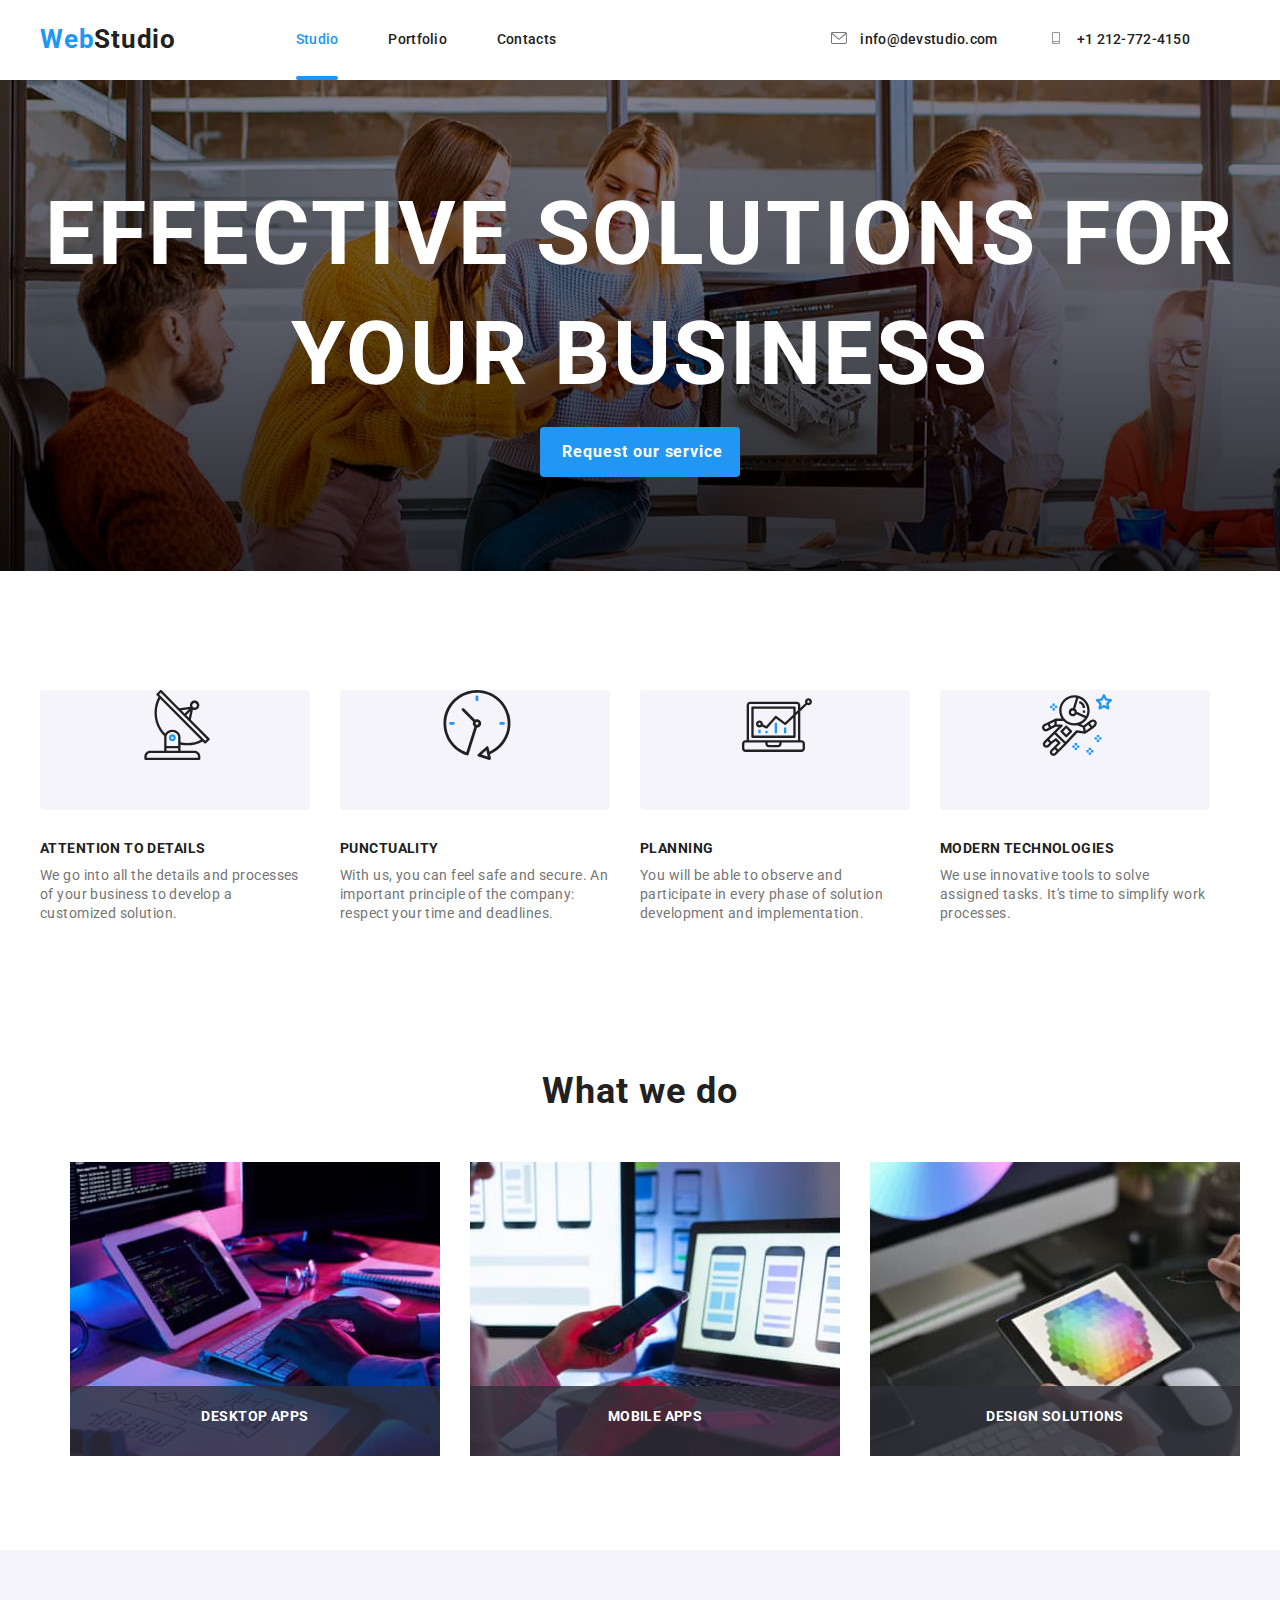
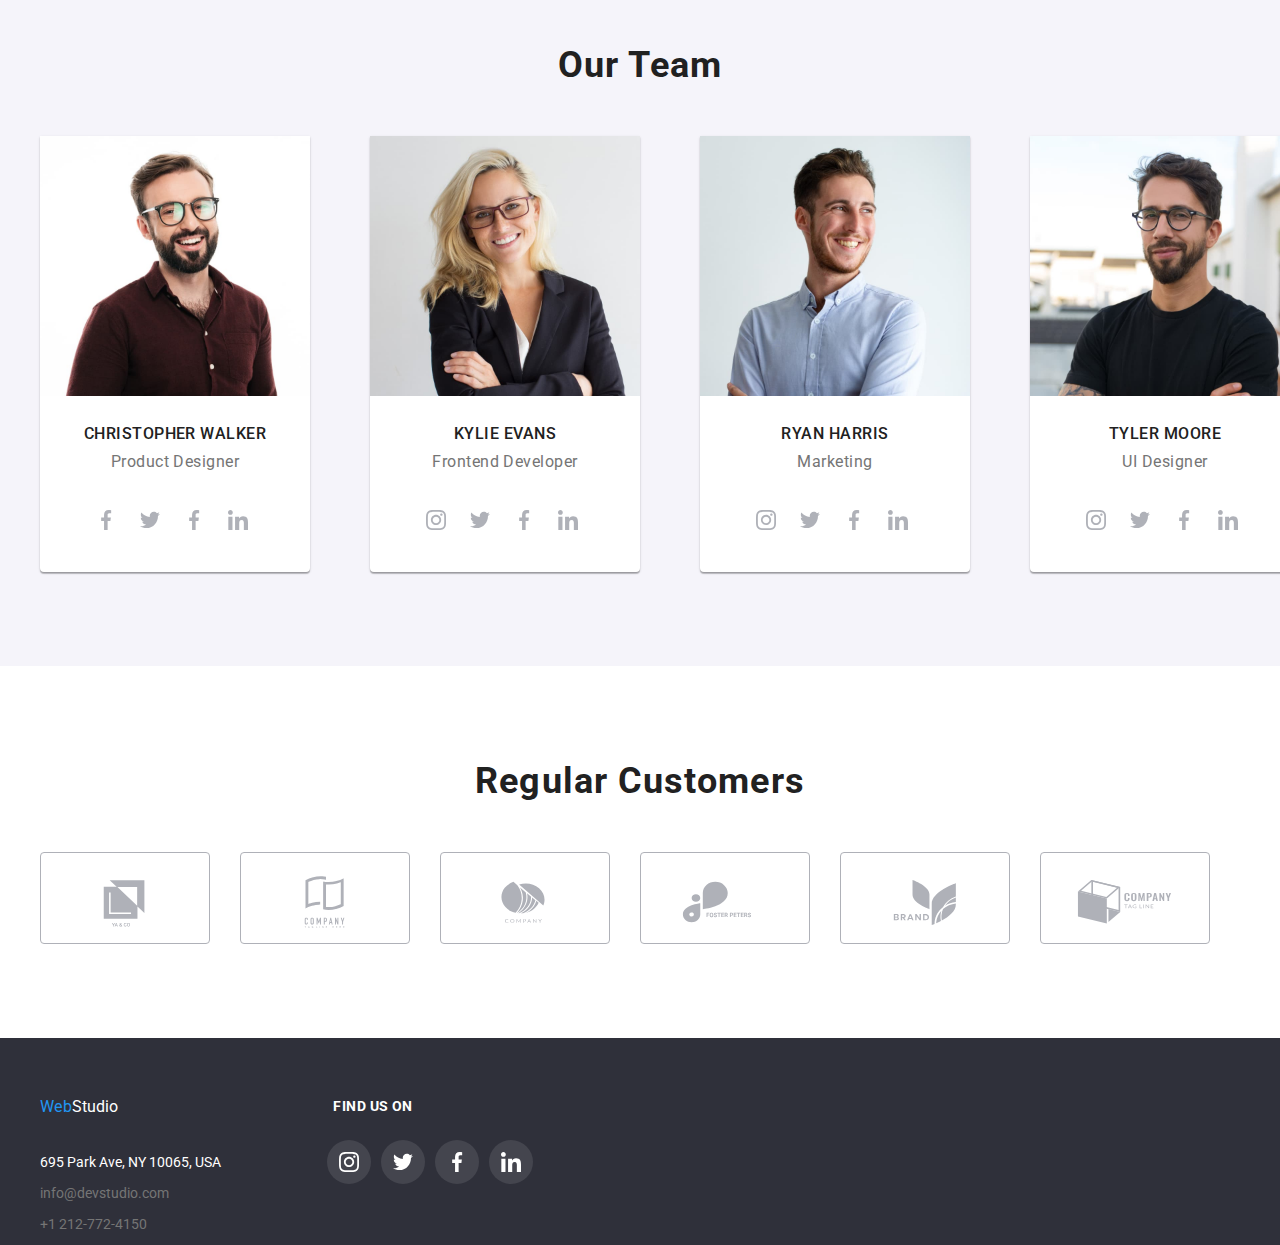
<file: index.html>
<!DOCTYPE html>
<html>
  <head>
    <meta charset="UTF-8" />
    <meta http-equiv="X-UA-Compatible" content="IE=edge" />
    <meta name="viewport" content="width=device-width, initial-scale=1.0" />

    <title>Studio</title>
    <link rel="stylesheet" href="./css/modern-normalize.css" />
    <link rel="stylesheet" href="./css/styles.css" />
  </head>
  <body>
    <header class="nav-links no-underline header-container">
      <div class="container header-align">
        <div class="logo-content">
          <a href="/webstudio.html" class="webstudio">Web</a><a>Studio</a>
        </div>

        <nav class="global-header">
          <ul class="header-container">
            <li>
              <a class="current-page nav-bar-link" href="./index.html "
                >Studio</a
              >
            </li>
            <li>
              <a class="nav-bar-link" href="./portfolio.html">Portfolio</a>
            </li>
            <li>
              <a class="nav-bar-link" href="contact.html">Contacts</a>
            </li>
            <li>
              <a
                class="link header-container-mail"
                href="mailto:info@devstudio.com"
              >
                <svg class="header-icons mail-icon">
                  <use href="./images/icons.svg#icon-envelope"></use>
                </svg>
                info@devstudio.com
              </a>
            </li>
            <li>
              <a class="link header-container-tel" href="tel:+12127724150">
                <svg class="header-icons">
                  <use href="./images/icons.svg#icon-smartphone"></use>
                </svg>
                +1 212-772-4150
              </a>
            </li>
          </ul>
        </nav>
      </div>
    </header>

    <main>
      <section class="h1-section section h1-background">
        <div class="container">
          <h1>EFFECTIVE SOLUTIONS FOR YOUR BUSINESS</h1>
          <button data-modal-open class="section button" type="button">
            Request our service
          </button>
        </div>
      </section>
      <section class="what-we-do-section">
        <div class="container">
          <ul class="h3-content list">
            <li>
              <div class="rectangle">
                <svg class="what-we-do-icons">
                  <use href="./images/icons.svg#icon-antenna"></use>
                </svg>
              </div>
              <h3>ATTENTION TO DETAILS</h3>
              <p>
                We go into all the details and processes of your business to
                develop a customized solution.
              </p>
            </li>
            <li class="h3-content-item">
              <div class="rectangle">
                <svg class="what-we-do-icons">
                  <use href="./images/icons.svg#icon-clock"></use>
                </svg>
              </div>
              <h3>PUNCTUALITY</h3>
              <p>
                With us, you can feel safe and secure. An important principle of
                the company: respect your time and deadlines.
              </p>
            </li>
            <li class="h3-content-item">
              <div class="rectangle">
                <svg class="what-we-do-icons">
                  <use href="./images/icons.svg#icon-diagram"></use>
                </svg>
              </div>
              <h3>PLANNING</h3>
              <p>
                You will be able to observe and participate in every phase of
                solution development and implementation.
              </p>
            </li>
            <li class="h3-content-item">
              <div class="rectangle">
                <svg class="what-we-do-icons">
                  <use href="./images/icons.svg#icon-astronaut"></use>
                </svg>
              </div>
              <h3>MODERN TECHNOLOGIES</h3>
              <p>
                We use innovative tools to solve assigned tasks. It's time to
                simplify work processes.
              </p>
            </li>
          </ul>
        </div>
      </section>
      <section class="section what-we-do-section">
        <div class="container">
          <h2>What we do</h2>

          <ul class="section-images">
            <li class="section-images-item">
              <img
                src="./images/laptop.jpg"
                alt="laptop"
                height="294"
                width="370"
              />
              <div class="overlay">
                <h3>desktop apps</h3>
              </div>
            </li>
            <li class="section-images-item">
              <img
                src="./images/tel.jpg "
                alt="telephone"
                height="294"
                width="370"
              />
              <div class="overlay">
                <h3>mobile apps</h3>
              </div>
            </li>
            <li class="section-images-item">
              <img
                src="./images/tablet.jpg"
                alt="tablet"
                height="294"
                width="370"
              />
              <div class="overlay">
                <h3>design solutions</h3>
              </div>
            </li>
          </ul>
        </div>
      </section>
      <section class="section our-team-section">
        <div class="container">
          <h2>Our Team</h2>

          <ul class="our-team-list">
            <li class="our-team-border">
              <img
                src="./images/Christopher.jpg"
                alt="Christopher"
                height="260"
                width="270"
              />

              <h3 class="team-name">Christopher Walker</h3>
              <p class="paragraf-team-name">Product Designer</p>
              <div class="icons-list">
                <a
                  href="https://instagram.com"
                  class="icon"
                  aria-label="Instagram"
                >
                  <svg>
                    <use href="./images/icons.svg#icon-facebook"></use>
                  </svg>
                </a>
                <a href="https://twitter.com" class="icon" aria-label="Twitter">
                  <svg>
                    <use href="./images/icons.svg#icon-twitter"></use>
                  </svg>
                </a>
                <a
                  href="https://facebook.com"
                  class="icon"
                  aria-label="Facebook"
                >
                  <svg>
                    <use href="./images/icons.svg#icon-facebook"></use>
                  </svg>
                </a>
                <a
                  href="https://linkedin.com"
                  class="icon"
                  aria-label="LinkedIn"
                >
                  <svg>
                    <use href="./images/icons.svg#icon-linkedin"></use>
                  </svg>
                </a>
              </div>
            </li>
            <li class="our-team-border">
              <img
                src="./images/Kylie.jpg "
                alt="Kylie"
                height="260"
                width="270"
              />

              <h3 class="team-name">Kylie Evans</h3>
              <p class="paragraf-team-name">Frontend Developer</p>
              <div class="icons-list">
                <a
                  href="https://instagram.com"
                  class="icon"
                  aria-label="Instagram"
                >
                  <svg>
                    <use href="./images/icons.svg#icon-instagram"></use>
                  </svg>
                </a>
                <a href="https://twitter.com" class="icon" aria-label="Twitter">
                  <svg>
                    <use href="./images/icons.svg#icon-twitter"></use>
                  </svg>
                </a>
                <a
                  href="https://facebook.com"
                  class="icon"
                  aria-label="Facebook"
                >
                  <svg>
                    <use href="./images/icons.svg#icon-facebook"></use>
                  </svg>
                </a>
                <a
                  href="https://linkedin.com"
                  class="icon"
                  aria-label="LinkedIn"
                >
                  <svg>
                    <use href="./images/icons.svg#icon-linkedin"></use>
                  </svg>
                </a>
              </div>
            </li>
            <li class="our-team-border">
              <img
                src="./images/Ryan.jpg"
                alt="Ryan"
                height="260"
                width="270"
              />

              <h3 class="team-name">Ryan Harris</h3>
              <p class="paragraf-team-name">Marketing</p>
              <div class="icons-list">
                <a
                  href="https://instagram.com"
                  class="icon"
                  aria-label="Instagram"
                >
                  <svg>
                    <use href="./images/icons.svg#icon-instagram"></use>
                  </svg>
                </a>
                <a href="https://twitter.com" class="icon" aria-label="Twitter">
                  <svg>
                    <use href="./images/icons.svg#icon-twitter"></use>
                  </svg>
                </a>
                <a
                  href="https://facebook.com"
                  class="icon"
                  aria-label="Facebook"
                >
                  <svg>
                    <use href="./images/icons.svg#icon-facebook"></use>
                  </svg>
                </a>
                <a
                  href="https://linkedin.com"
                  class="icon"
                  aria-label="LinkedIn"
                >
                  <svg>
                    <use href="./images/icons.svg#icon-linkedin"></use>
                  </svg>
                </a>
              </div>
            </li>
            <li class="our-team-border">
              <img
                src="./images/Tyler.jpg"
                alt="Tyler"
                height="260"
                width="270"
              />

              <h3 class="team-name">Tyler Moore</h3>
              <p class="paragraf-team-name">UI Designer</p>
              <div class="icons-list">
                <a
                  href="https://instagram.com"
                  class="icon"
                  aria-label="Instagram"
                >
                  <svg>
                    <use href="./images/icons.svg#icon-instagram"></use>
                  </svg>
                </a>
                <a href="https://twitter.com" class="icon" aria-label="Twitter">
                  <svg>
                    <use href="./images/icons.svg#icon-twitter"></use>
                  </svg>
                </a>
                <a
                  href="https://facebook.com"
                  class="icon"
                  aria-label="Facebook"
                >
                  <svg>
                    <use href="./images/icons.svg#icon-facebook"></use>
                  </svg>
                </a>
                <a
                  href="https://linkedin.com"
                  class="icon"
                  aria-label="LinkedIn"
                >
                  <svg>
                    <use href="./images/icons.svg#icon-linkedin"></use>
                  </svg>
                </a>
              </div>
            </li>
          </ul>
        </div>
      </section>
      <section>
        <div class="container">
          <h2 class="h2-customers">Regular Customers</h2>
          <ul class="icon-regular-customers">
            <li>
              <div class="rectangle-customers">
                <svg class="icon-regular-design">
                  <use href="./images/icons.svg#icon-Logo-2"></use>
                </svg>
              </div>
            </li>
            <li>
              <div class="rectangle-customers">
                <svg class="icon-regular-design">
                  <use href="./images/icons.svg#icon-Logo-1"></use>
                </svg>
              </div>
            </li>
            <li>
              <div class="rectangle-customers">
                <svg class="icon-regular-design">
                  <use href="./images/icons.svg#icon-Logo-3"></use>
                </svg>
              </div>
            </li>
            <li>
              <div class="rectangle-customers">
                <svg class="icon-regular-design">
                  <use href="./images/icons.svg#icon-Logo-4"></use>
                </svg>
              </div>
            </li>
            <li>
              <div class="rectangle-customers">
                <svg class="icon-regular-design">
                  <use href="./images/icons.svg#icon-Logo-5"></use>
                </svg>
              </div>
            </li>
            <li>
              <div class="rectangle-customers">
                <svg class="icon-regular-design">
                  <use href="./images/icons.svg#icon-Logo-6"></use>
                </svg>
              </div>
            </li>
          </ul>
        </div>
      </section>
    </main>
    <footer class="global-footer-studio no-underline footer-text-decor">
      <div class="container">
        <div class="h3-footer">
          <a class="webstudio" href="/webstudio.html">Web</a><a>Studio</a>
          <h3 class="find-us-on">Find us on</h3>
        </div>
        <address>
          <div class="icons-list">
            <ul class="footer-text-align">
              <li
                class="no-underline address footer-text-address address-icons"
              >
                <a class="address-align" href="695ParkAve,NY10065 "
                  >695 Park Ave, NY 10065, USA</a
                >

                <a
                  href="https://instagram.com"
                  class="icon icon-footer"
                  aria-label="Instagram"
                >
                  <svg>
                    <use href="./images/icons.svg#icon-instagram"></use>
                  </svg>
                </a>

                <a
                  href="https://twitter.com"
                  class="icon icon-footer"
                  aria-label="Twitter"
                >
                  <svg>
                    <use href="./images/icons.svg#icon-twitter"></use>
                  </svg>
                </a>
                <a
                  href="https://facebook.com"
                  class="icon icon-footer"
                  aria-label="Facebook"
                >
                  <svg>
                    <use href="./images/icons.svg#icon-facebook"></use>
                  </svg>
                </a>
                <a
                  href="https://linkedin.com"
                  class="icon icon-footer"
                  aria-label="LinkedIn"
                >
                  <svg>
                    <use href="./images/icons.svg#icon-linkedin"></use></svg
                ></a>
              </li>

              <li class="footer-text-mail">
                <a href="mailto:info@devstudio.com">info@devstudio.com</a>
              </li>

              <li class="footer-text-mail">
                <a href="tel:+12127724150">+1 212-772-4150 </a>
              </li>
            </ul>
          </div>
        </address>
      </div>
    </footer>
    <div class="backdrop is-hidden" data-modal>
      <div class="modal">
        <button class="close-btn" type="button" data-modal-close>
          &times;
        </button>
      </div>
    </div>
    <script src="./js/modal.js" type="text/javascript"></script>
  </body>
</html>
</file>
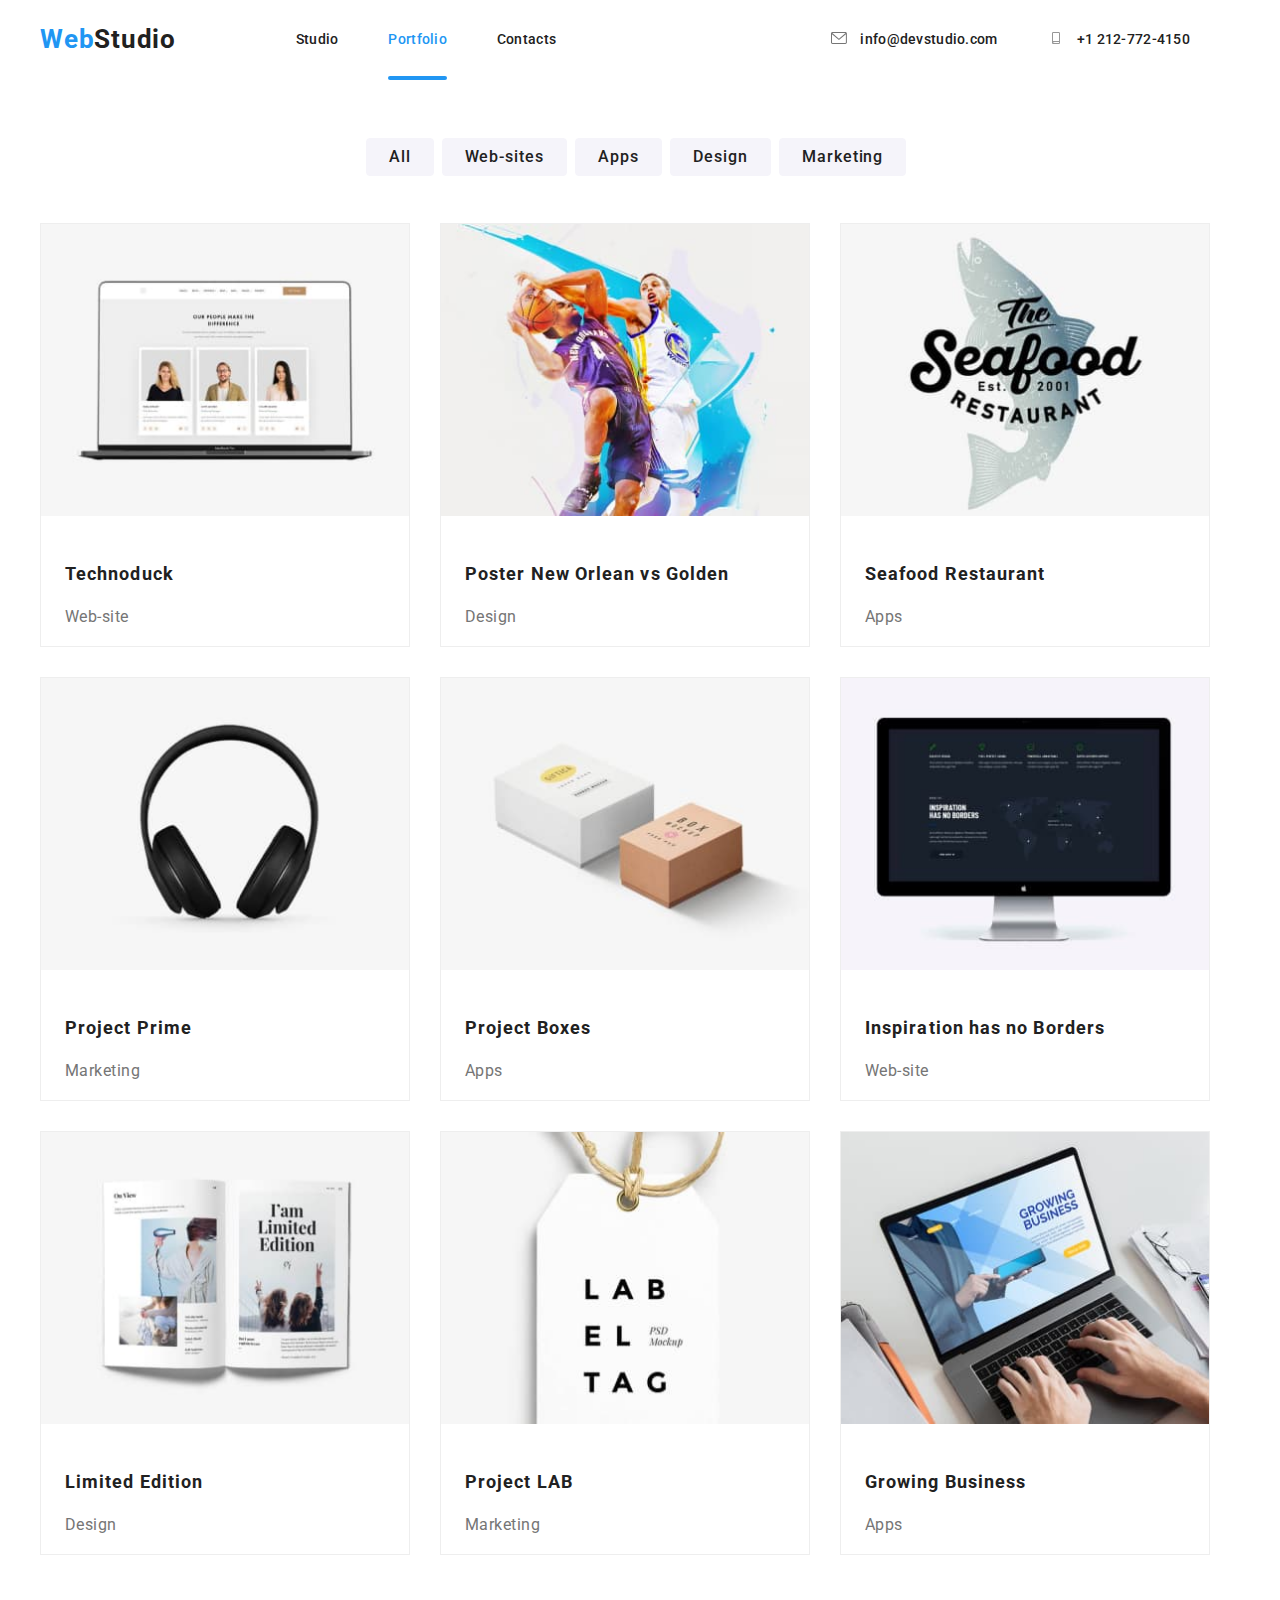
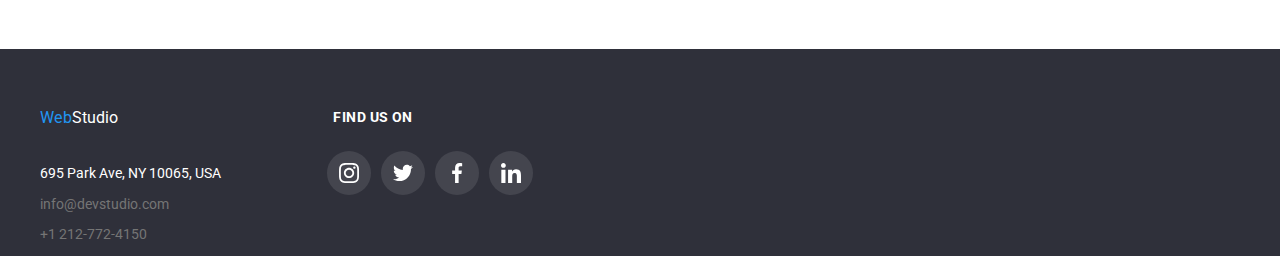
<file: portfolio.html>
<!DOCTYPE html>
<html>
  <head>
    <meta charset="UTF-8" />
    <meta http-equiv="X-UA-Compatible" content="IE=edge" />
    <meta name="viewport" content="width=device-width, initial-scale=1.0" />

    <title>Portofolio</title>

    <link rel="stylesheet" href="./css/modern-normalize.css" />
    <link rel="stylesheet" href="./css/styles.css" />
  </head>
  <body>
    <header class="nav-links no-underline header-container">
      <div class="container header-align">
        <div class="logo-content">
          <a href="/webstudio.html" class="webstudio">Web</a><a>Studio</a>
        </div>

        <nav class="global-header nav-links">
          <ul class="header-container">
            <li>
              <a class="nav-bar-link" href="./index.html">Studio</a>
            </li>
            <li>
              <a class="current-page nav-bar-link" href="./portfolio.html"
                >Portfolio</a
              >
            </li>
            <li>
              <a class="nav-bar-link" href="contact.html">Contacts</a>
            </li>
            <li>
              <a class="header-container-mail" href="mailto:info@devstudio.com">
                <svg class="header-icons mail-icon">
                  <use href="./images/icons.svg#icon-envelope"></use>
                </svg>
                info@devstudio.com
              </a>
            </li>
            <li>
              <a class="header-container-tel" href="tel:+12127724150">
                <svg class="header-icons">
                  <use href="./images/icons.svg#icon-smartphone"></use>
                </svg>
                +1 212-772-4150
              </a>
            </li>
          </ul>
        </nav>
      </div>
    </header>

    <main>
      <section class="section-bottom">
        <div class="container">
          <!-- BUTTONS -->
          <ul class="list btn">
            <li>
              <button class="btn portfolio-btn" type="button">All</button>
            </li>

            <li>
              <button class="btn portfolio-btn" type="button">Web-sites</button>
            </li>
            <li>
              <button class="btn portfolio-btn" type="button">Apps</button>
            </li>
            <li>
              <button class="btn portfolio-btn" type="button">Design</button>
            </li>
            <li>
              <button class="btn portfolio-btn" type="button">Marketing</button>
            </li>
          </ul>
        </div>

        <ul class="portofolio-projects container">
          <li class="borders item-portfolio-pic">
            <img
              src="./images/technoduck.jpg"
              alt="Technoduck"
              height="294"
              width="370"
            />

            <h3 class="h3-portofolio">Technoduck</h3>
            <span class="p-portofolio">Web-site</span>
            <div class="overlay-portofolio">
              <p>
                Technoduck is a state-of-the-art coronavirus distribution
                platform. Companies use this platform for digital espionage and
                attacks on competitors' secure servers.
              </p>
            </div>
          </li>
          <li class="borders item-portfolio-pic">
            <img
              src="./images/poster.jpg"
              alt="Poster New Orlean"
              height="294"
              width="370"
            />
            <div class="overlay-portofolio">
              <p>
                LIGHTWEIGHT & EASY TO HANG design allows for quick installation
                so you can enjoy your wall art immediately.
              </p>
            </div>
            <h3 class="h3-portofolio">Poster New Orlean vs Golden</h3>
            <span class="p-portofolio">Design</span>
          </li>
          <li class="borders item-portfolio-pic">
            <img
              src="./images/seafood.jpg"
              alt="Seafood Restaurant"
              height="294"
              width="370"
            />
            <div class="overlay-portofolio">
              <p>
                A seafood restaurant is a restaurant that specializes in seafood
                cuisine and seafood dishes, such as fish and shellfish. Dishes
                may include freshwater fish.
              </p>
            </div>
            <h3 class="h3-portofolio">Seafood Restaurant</h3>
            <span class="p-portofolio">Apps</span>
          </li>
          <li class="borders item-portfolio-pic">
            <img
              src="./images/projectprime.jpg"
              alt="Project Prime"
              height="294"
              width="370"
            />
            <div class="overlay-portofolio">
              <p>
                The EU-funded PRIME project will study how variations in
                national institutions, and the interests with which they are
                associated, shape the rights and conditions of irregular
                migrants in law, policy and practice across EU Member States
              </p>
            </div>
            <h3 class="h3-portofolio">Project Prime</h3>
            <span class="p-portofolio">Marketing</span>
          </li>
          <li class="borders item-portfolio-pic">
            <img
              src="./images/projectboxex.jpg"
              alt="Project boxes"
              height="294"
              width="370"
            />
            <div class="overlay-portofolio">
              <p>
                A casing or enclosure for electronic components, used by
                hobbyists to house what they build.
              </p>
            </div>
            <h3 class="h3-portofolio">Project Boxes</h3>
            <span class="p-portofolio">Apps</span>
          </li>
          <li class="borders item-portfolio-pic">
            <img
              src="./images/inspiration.jpg"
              alt="Web-site inspiration"
              height="294"
              width="370"
            />
            <div class="overlay-portofolio">
              <p>
                Our “Innovation Without Borders” report lays out a pragmatic way
                forward for business executives who intend to drive creativity
                and innovation
              </p>
            </div>
            <h3 class="h3-portofolio">Inspiration has no Borders</h3>
            <span class="p-portofolio">Web-site</span>
          </li>
          <li class="borders item-portfolio-pic">
            <img
              src="./images/limited.jpg"
              alt="Limited Edition Book"
              height="294"
              width="370"
            />
            <div class="overlay-portofolio">
              <p>
                Limited Edition Design is a multi-disciplinary studio creating
                bespoke design and communications materials that are unique to
                the client and not the agency.
              </p>
            </div>
            <h3 class="h3-portofolio">Limited Edition</h3>
            <span class="p-portofolio">Design</span>
          </li>
          <li class="borders item-portfolio-pic">
            <img
              src="./images/projectlab.jpg"
              alt="Project Lab"
              height="294"
              width="370"
            />
            <div class="overlay-portofolio">
              <p>
                A laboratory project – a laboratory for the quality management
                or for research – consists of diverse functional areas: The
                analytical process. The technical equipment. The laboratory with
                furniture and utilities supply.
              </p>
            </div>
            <h3 class="h3-portofolio">Project LAB</h3>
            <span class="p-portofolio">Marketing</span>
          </li>
          <li class="borders item-portfolio-pic">
            <img
              src="./images/growing.jpg"
              alt="Growing Business app"
              height="294"
              width="370"
            />
            <div class="overlay-portofolio">
              <p>
                Business growth is a phenomenon that occurs when business
                owners, employees and outside factors influence the success of a
                company. A business grows when it expands a customer base,
                increases revenue or produces more product.
              </p>
            </div>
            <h3 class="h3-portofolio">Growing Business</h3>
            <span class="p-portofolio">Apps</span>
          </li>
        </ul>
      </section>
    </main>
    <footer
      class="global-footer-studio no-underline footer-text-decor-portofolio"
    >
      <div class="container">
        <div class="h3-footer">
          <a class="webstudio" href="/webstudio.html">Web</a><a>Studio</a>
          <h3 class="find-us-on">Find us on</h3>
        </div>
        <address>
          <div class="icons-list">
            <ul class="footer-text-align">
              <li
                class="no-underline address footer-text-address address-icons"
              >
                <a class="address-align" href="695ParkAve,NY10065 "
                  >695 Park Ave, NY 10065, USA</a
                >

                <a
                  href="https://instagram.com"
                  class="icon icon-footer"
                  aria-label="Instagram"
                >
                  <svg>
                    <use href="./images/icons.svg#icon-instagram"></use>
                  </svg>
                </a>

                <a
                  href="https://twitter.com"
                  class="icon icon-footer"
                  aria-label="Twitter"
                >
                  <svg>
                    <use href="./images/icons.svg#icon-twitter"></use>
                  </svg>
                </a>
                <a
                  href="https://facebook.com"
                  class="icon icon-footer"
                  aria-label="Facebook"
                >
                  <svg>
                    <use href="./images/icons.svg#icon-facebook"></use>
                  </svg>
                </a>
                <a
                  href="https://linkedin.com"
                  class="icon icon-footer"
                  aria-label="LinkedIn"
                >
                  <svg>
                    <use href="./images/icons.svg#icon-linkedin"></use>
                  </svg>
                </a>
              </li>

              <li class="footer-text-mail">
                <a href="mailto:info@devstudio.com">info@devstudio.com</a>
              </li>

              <li class="footer-text-mail">
                <a href="tel:+12127724150">+1 212-772-4150 </a>
              </li>
            </ul>
          </div>
        </address>
      </div>
    </footer>
  </body>
</html>
</file>
<file: css/styles.css>
@import url("https://fonts.googleapis.com/css2?family=Raleway:wght@700&family=Roboto:wght@400;500;700;900&display=swap");
:root {
  --text-header-color: #ffffff;
  --text-footer-color: rgba(255, 255, 255, 0.6);
  --text-font-family: #212121;
  --footer-page-background: #2f303a;
  --webstudio: #2196f3;
  --paragraf-color: #757575;
  --transition: 250ms cubic-bezier(0.4, 0, 0.2, 1);
}
*,
*::before,
*::after {
  box-sizing: border-box;
}
h1,
h2,
h3,
h4,
h5,
h6,
ul,
p {
  margin: 0;
  padding: 0;
}
a,
button,
br,
img,
span {
  margin-left: 0;
  margin-right: 0;
}
img {
  display: block;
  max-width: 100%;
}
body {
  font-family: "Roboto";
  color: var(--text-font-family);
}
html,
body {
  margin: 0;
  padding: 0;
  width: 100%;
  height: 100%;
}
.container {
  width: 1200px;
  margin: 0 auto;
}
.header-icons {
  margin-right: 10px;
  width: 16px;
  height: 12px;
  color: #757575;
}
.header-icons:hover,
.header-icons:focus {
  cursor: pointer;
  color: #2196f3;
  fill: #2196f3;
  transition: var(--transition);
}
.mail-icon {
  margin-left: 215px;
}
.what-we-do-icons {
  display: flex;
  background: #f5f4fa;
  margin: 25px 102px 25px 102px;
  width: 70px;
  height: 70px;
}
.icons-list {
  display: flex;
  align-items: center;
  margin: 16px 44px 30px 44px;
}
.icons-list .icon {
  display: flex;
  align-items: center;
  justify-content: center;
  height: 44px;
  width: 44px;
}
.icon-footer {
  color: #ffffff;
  background: rgba(255, 255, 255, 0.1);
  border-radius: 50%;
  margin-right: 10px;
}
.icon:hover,
.icon:focus {
  color: #ffffff;
  fill: #ffffff;
  background-color: #2196f3;
  border-radius: 50%;
  cursor: pointer;
  transition: var(--transition);
}
.icon {
  display: block;
  fill: currentColor;
  color: #afb1b8;
}
.icons-list .icon svg {
  height: 20px;
  width: 20px;
}
.rectangle {
  width: 270px;
  height: 120px;
  background: #f5f4fa;
  border-radius: 4px;
  margin-bottom: 30px;
}
.rectangle-customers {
  width: 170px;
  height: 92px;
  margin-right: 30px;
  margin-bottom: 94px;
  border: 1px solid #afb1b8;
  border-radius: 4px;
}
.icon-regular-customers :hover,
.icon-regular-customers:focus {
  border-color: #2196f3;
  cursor: pointer;
  transition: var(--transition);
}
.icon-regular-design:hover,
.icon-regular-design:focus {
  color: #2196f3;
  cursor: pointer;
  transition: var(--transition);
}
.icon-regular-customers {
  display: flex;
  text-align: center;
}
.icon-regular-design {
  width: 106px;
  height: 60px;
  margin-top: 20px;
  color: #afb1b8;
}
.circle {
  position: relative;
  display: flex;
  align-items: center;
  justify-content: center;
  width: 44px;
  height: 44px;
  border-radius: 50%;
  background: #2196f3;
}
.header-container {
  display: flex;
  flex-direction: row;
  align-items: center;
  justify-content: space-between;
}
.header-container-mail {
  margin-left: 10px;
  color: #757575;
}
.header-container-mail:focus,
.header-container-mail:hover {
  color: #2196f3;
  cursor: pointer;
  transition: var(--transition);
}
.header-container-tel:hover,
.header-container-tel:focus {
  color: #2196f3;
  cursor: pointer;
  transition: var(--transition);
}
.header-align {
  display: flex;
  align-items: center;
  justify-content: center;
}
.header-container-tel {
  margin-top: 32px;
  white-space: nowrap;
}
.address a {
  color: #ffffff;
}
.footer-tel-color a {
  color: var(--text-footer-color);
}
.logo-content {
  display: flex;
  margin-left: 0;
  margin-right: auto;
  align-items: center;
  font-weight: 700;
  font-size: 26px;
  line-height: 31px;
  letter-spacing: 0.03em;
  width: 145px;
  height: 31px;
  margin-top: 24px;
  margin-bottom: 25px;
}
.logo-content-footer {
  font-weight: 700;
  font-size: 26px;
  line-height: 31px;
  letter-spacing: 0.03em;
  width: 145px;
  height: 31px;
}
.global-header a {
  color: #212121;
  margin-right: 50px;
}
.global-footer {
  color: #ffffff;
  background: var(--footer-page-background);
  margin-top: 94px;
}
.global-footer-studio {
  color: #ffffff;
  background: var(--footer-page-background);
}
.global-footer a {
  font-style: normal;
  font-weight: 400;
  line-height: 1.14;
  letter-spacing: 0.03em;
}

.footer-text-address {
  font-size: 14px;
  font-style: normal;
}
.footer-text-mail a {
  color: #757575;
  font-style: normal;
  font-size: 14px;
}
.footer-text-mail {
  margin-bottom: 12px;
}
.footer-text-mail a:hover,
.footer-text-mail a:focus {
  color: #2196f3;
  cursor: pointer;
  transition: var(--transition);
}
.current-page.nav-bar-link::after {
  visibility: visible;
}
.global-header a.current-page {
  color: #2196f3;
}
.nav-bar-link:hover,
.nav-bar-link:focus {
  color: #2196f3;
  cursor: pointer;
  transition: var(--transition);
}
.nav-bar-link {
  position: relative;
}
.nav-bar-link::after {
  position: absolute;
  content: "";
  width: 100%;
  height: 4px;
  border-radius: 2px;
  background: #2196f3;
  visibility: hidden;
  left: 0;
  margin-top: 44px;
}
.nav-bar-link:focus::after,
.nav-bar-link:hover::after {
  visibility: visible;
  cursor: pointer;
  transition: var(--transition);
}
.nav-links {
  font-weight: 500;
  font-size: 14px;
  line-height: 1.14;
  letter-spacing: 0.02em;
  color: var(--text-font-family);
}
.section {
  padding-top: 94px;
  padding-bottom: 94px;
}
.h1-section {
  background: rgba(47, 48, 58, 0.4);
  color: #ffffff;
  font-weight: 900;
  font-size: 44px;
  line-height: 1.36;
  text-align: center;
  letter-spacing: 0.06em;
  text-transform: uppercase;
}
.h1-background {
  background-image: linear-gradient(
      to bottom,
      rgba(0, 0, 0, 0) 0%,
      rgba(0, 0, 0, 0.7) 100%
    ),
    url("../images/background-studio.jpg");
}
.what-we-do-section {
  background: var(--text-header-color);
}
.our-team-section {
  background: #f5f4fa;
}
.webstudio {
  color: var(--webstudio);
  letter-spacing: 0.03em;
}
.button {
  font-weight: 700;
  font-size: 16px;
  line-height: 30px;
  padding: 6px 22px;
  border-radius: 4px;
  letter-spacing: 0.06em;
  cursor: pointer;
  border: 0;
  color: #ffffff;
  background: #2196f3;
  width: 200px;
  height: 50px;
  white-space: nowrap;
  text-align: center;
}
.button:hover,
.button:focus {
  background: #2196f3;
  cursor: pointer;
  transition: var(--transition);
}
.section-images {
  display: flex;
}
.button-portofolio-align {
  margin-right: 8px;
}
.btn {
  align-items: center;
  border-radius: 4px;
  cursor: pointer;
  display: flex;
  font-weight: 500;
  height: 38px;
  justify-content: center;
  letter-spacing: 0.06em;
  line-height: 1.87;
  padding: 6px 22px;
  margin-top: 45px;
  margin-bottom: 20px;
  text-decoration: none;
}
.portfolio-btn {
  background-color: #f5f4fa;
  border: 1px solid #f5f4fa;
  color: #212121;
  width: auto;
  margin-right: 8px;
}
.portfolio-btn:hover,
.portfolio-btn:focus {
  background-color: #2196f3;
  border: 1px solid #2196f3;
  color: #2196f3;
  box-shadow: 0px 3px 1px rgba(0, 0, 0, 0.1), 0px 2px 1px rgba(0, 0, 0, 0.08),
    0px 2px 2px rgba(0, 0, 0, 0.12);
  color: #ffffff;
  cursor: pointer;
  transition: var(--transition);
}
.list {
  list-style: none;
}
h2 {
  font-weight: 700;
  font-size: 36px;
  line-height: 42px;
  text-align: center;
  letter-spacing: 0.03em;
  padding-bottom: 50px;
}
.h2-customers {
  margin-top: 94px;
}
.h3-content {
  display: flex;

  padding-top: 94px;
  padding-bottom: 94px;
}
.h3-content-item {
  margin-left: 30px;
}
h3 {
  font-weight: 700;
  font-size: 14px;
  line-height: 16px;
  letter-spacing: 0.03em;
  text-transform: uppercase;
  margin-bottom: 10px;
}
.h3-portofolio {
  font-weight: 700;
  font-size: 18px;
  line-height: 36px;
  letter-spacing: 0.06em;
  margin-left: 24px;
  text-transform: none;
  padding-top: 20px;
}
.h3-footer {
  display: flex;
}
.find-us-on {
  margin-left: 215px;
}
.address-icons {
  display: flex;
  align-items: center;
}
.footer-text-align {
  margin-left: -44px;
}
.address-align {
  margin-right: 106px;
}
p {
  font-weight: 400;
  font-size: 14px;
  line-height: 19px;
  letter-spacing: 0.03em;
  width: 270px;
  height: 16px;
  color: var(--paragraf-color);
}
.p-portofolio {
  font-family: "Roboto";
  font-style: normal;
  font-weight: 400;
  font-size: 16px;
  line-height: 1.88;
  letter-spacing: 0.03em;
  margin-left: 24px;
  padding-bottom: 40px;
  color: #757575;
  width: 322px;
  height: 36px;
}
.team-name {
  font-weight: 500;
  font-size: 16px;
  line-height: 1.19x;
  margin-top: 30px;
  text-align: center;
  letter-spacing: 0.03em;
}
.our-team-list {
  display: flex;
  margin-left: auto;
}
.section-images-item {
  margin-left: 30px;
}
.our-team-list li + li {
  margin-left: 30px;
}
.paragraf-team-name {
  font-weight: 400;
  font-size: 16px;
  line-height: 19px;
  margin-bottom: 30px;
  text-align: center;
  letter-spacing: 0.03em;
}
.portofolio-button:hover {
  color: #ffffff;
  background: #2196f3;
  cursor: pointer;
  border: none;
  border-radius: 4px;
  transition: padding 0.2s ease;
  cursor: pointer;
  transition: var(--transition);
}
.portofolio-projects {
  display: flex;
  flex-wrap: wrap;
  justify-content: flex-start;
  align-items: flex-start;
  align-self: center;
  gap: 30px;
  padding-top: 40px;
}
.bordrs:hover,
.bordrs:focus {
  box-shadow: 0px 1px 1px rgba(0, 0, 0, 0.12), 0px 4px 4px rgba(0, 0, 0, 0.06),
    1px 4px 6px rgba(0, 0, 0, 0.16);
  cursor: pointer;
  transition: var(--transition);
}
.borders img {
  height: auto;
  width: 100%;
}
.borders:hover,
.bordrs:focus {
  box-shadow: 0px 1px 1px rgba(0, 0, 0, 0.12), 0px 4px 4px rgba(0, 0, 0, 0.06),
    1px 4px 6px rgba(0, 0, 0, 0.16);
  cursor: pointer;
  transition: var(--transition);
}
.our-team-border {
  box-shadow: 0px 1px 3px rgba(0, 0, 0, 0.12), 0px 1px 1px rgba(0, 0, 0, 0.14),
    0px 2px 1px rgba(0, 0, 0, 0.2);
  border-radius: 0px 0px 4px 4px;
  background-color: #ffffff;
  flex-basis: calc((100%-72px) / 4);
  margin-right: 30px;
  text-align: center;
}
.no-underline a {
  text-decoration: none;
}
ul {
  list-style-type: none;
}
.footer-text-decor {
  padding-top: 60px;
}
.footer-text-decor-portofolio {
  padding-top: 60px;
  margin-top: 94px;
}
.full-width {
  width: 100%;
  max-width: 100%;
  margin-left: auto;
  margin-right: auto;
}
/* modal*/
.backdrop {
  position: fixed;
  top: 0;
  left: 0;
  width: 100%;
  height: 100%;
  background-color: rgba(0, 0, 0, 0.2);
  opacity: 1;
  transform: scale(1);
  transition: var(--transition);
}
.backdrop.is-hidden {
  opacity: 0;
  visibility: visible;
  pointer-events: none;
  transform: scale(0);
  transition: opacity 250ms cubic-bezier(0.4, 0, 0.2, 1),
    transform 250ms cubic-bezier(0.4, 0, 0.2, 1);
}
.modal {
  position: absolute;
  top: 50%;
  left: 50%;
  transform: translate(-50%, -50%);
  min-width: 528px;
  min-height: 581px;
  background: #ffffff;
  box-shadow: 0px 1px 3px rgba(0, 0, 0, 0.12), 0px 1px 1px rgba(0, 0, 0, 0.14),
    0px 2px 1px rgba(0, 0, 0, 0.2);
  border-radius: 4px;
  transition: opacity 250ms cubic-bezier(0.4, 0, 0.2, 1),
    transform 250ms cubic-bezier(0.4, 0, 0.2, 1);
}
.is-hidden {
  transform: scale(1);
  visibility: hidden;
}
.close-btn {
  background: #ffffff;
  border: 1px solid rgba(0, 0, 0, 0.1);
  border-radius: 50%;
  width: 30px;
  height: 30px;
  cursor: pointer;
  outline: none;
  position: absolute;
  right: 8px;
  top: 8px;
  transition: color var(--transition);
}
.close-btn:hover,
.close-btn:focus {
  background: #ffffff;
  color: #2196f3;
  cursor: pointer;
  transition: var(--transition);
}
.section-images li {
  position: relative;
}
.section-images li .overlay {
  position: absolute;
  bottom: 0;
  width: 370px;
  height: 70px;
  background-color: rgba(47, 48, 58, 0.8);
  display: flex;
  justify-content: center;
  align-items: center;
  opacity: 1;
  transition: opacity 0.3s;
}
.section-images li h3 {
  color: #fff;
  font-weight: 700;
  size: 14px;
  line-height: 16px;
  font-weight: bold;
  text-align: center;
  text-transform: uppercase;
}
.portfolio-pic {
  font-weight: 400;
  font-size: 16px;
  line-height: 1.87;
  letter-spacing: 0.03em;
  color: var(--portfolio-nd-text-color);
  cursor: pointer;
}
.item-portfolio-pic {
  flex-basis: calc((100% - 90px) / 3);
  height: 424px;
  margin: 0;
  background-color: #ffffff;
  border: 1px solid #eeeeee;
  cursor: pointer;
  position: relative;
  overflow: hidden;
}
.overlay-portofolio {
  position: absolute;
  top: 0;
  left: 0;
  width: 100%;
  height: 70%;
  background-color: var(--link-active-color);
  transform: translateY(100%);
  transition: transform var(--transition);
  visibility: hidden;
}
.item-portfolio-pic:hover .overlay-portofolio {
  transform: translatey(0);
  background: rgba(33, 150, 243, 0.9);
  visibility: visible;
}
.overlay-portofolio p {
  color: #ffffff;
  padding-top: 64px;
  margin: auto;
  font-family: "Roboto";
  font-weight: 400;
  font-size: 18px;
  line-height: 28px;
  text-align: center;
  letter-spacing: 0.03em;
  margin-left: 24px;
  width: 322px;
  height: 140px;
}
.item-portfolio-pic h3 {
  margin-top: 20px;
  margin-left: 24px;
}
.item-portfolio-pic p {
  margin-left: 24px;
}
</file>
